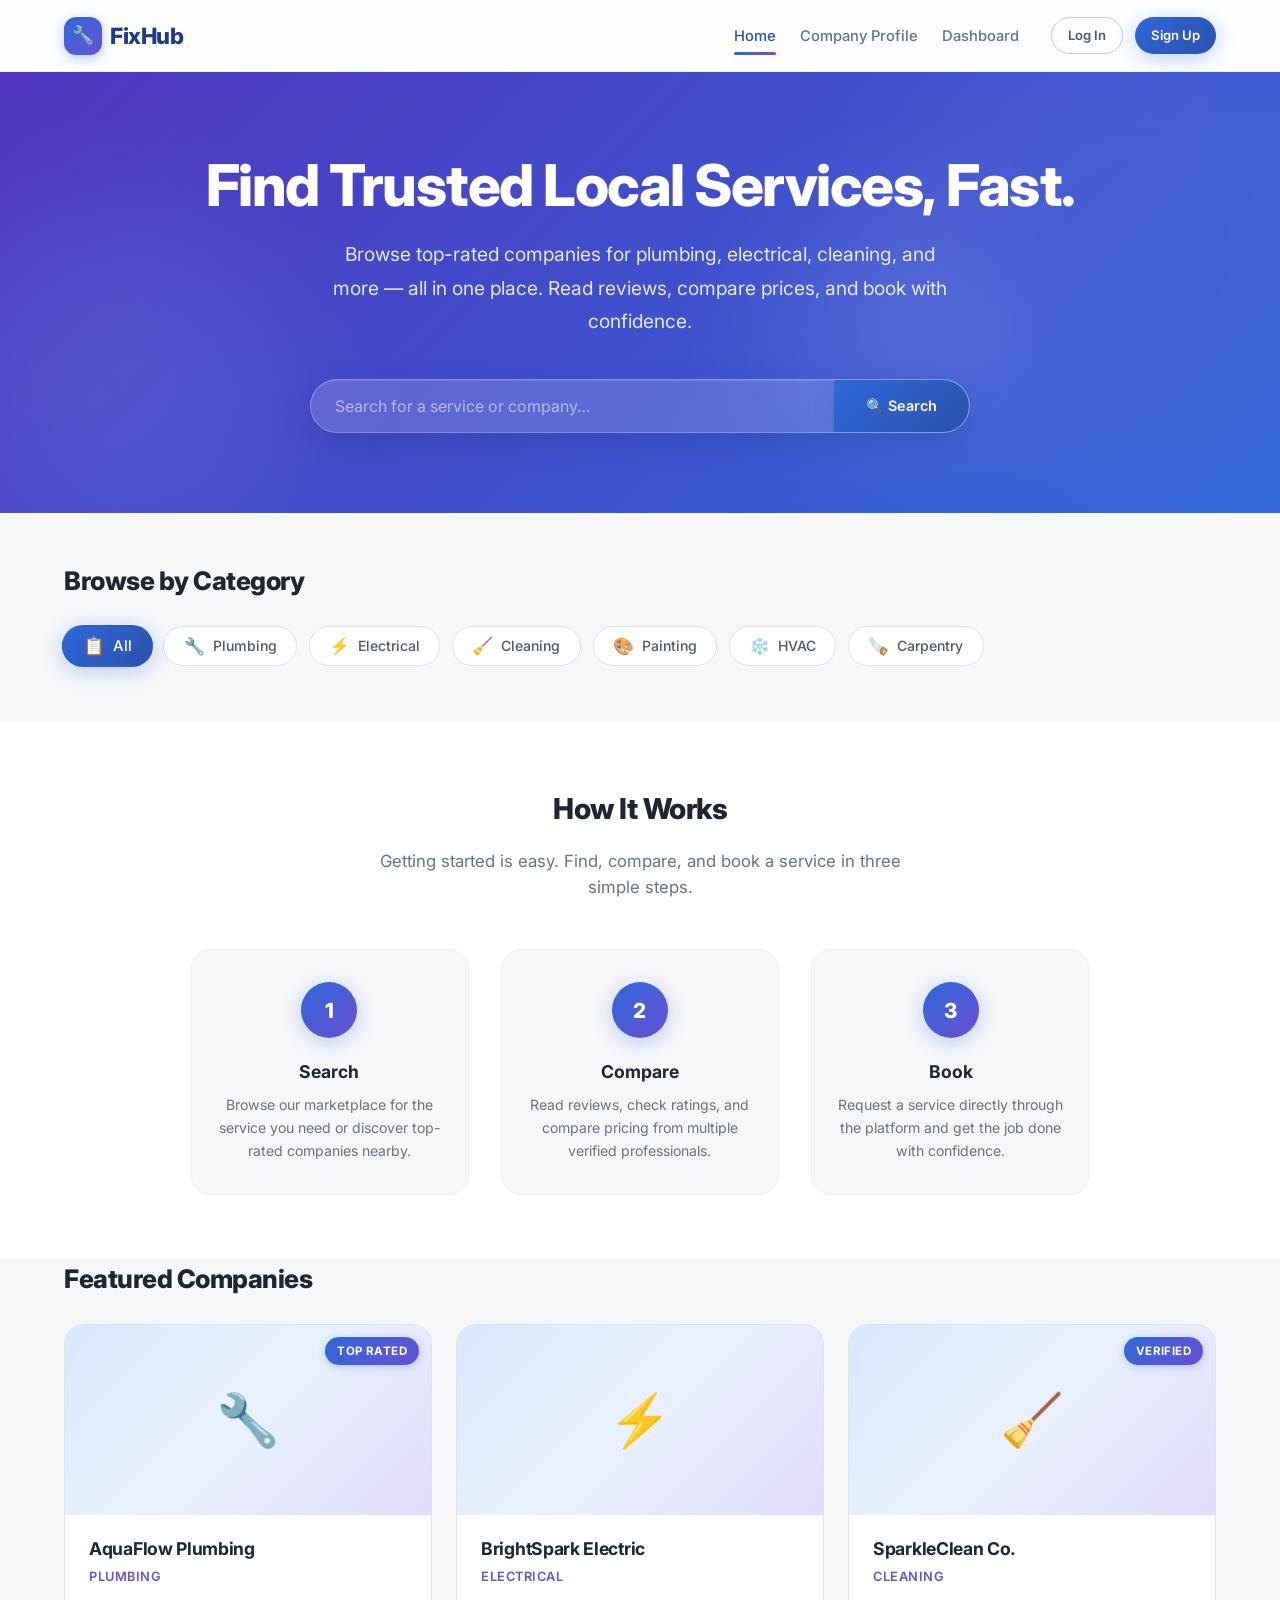
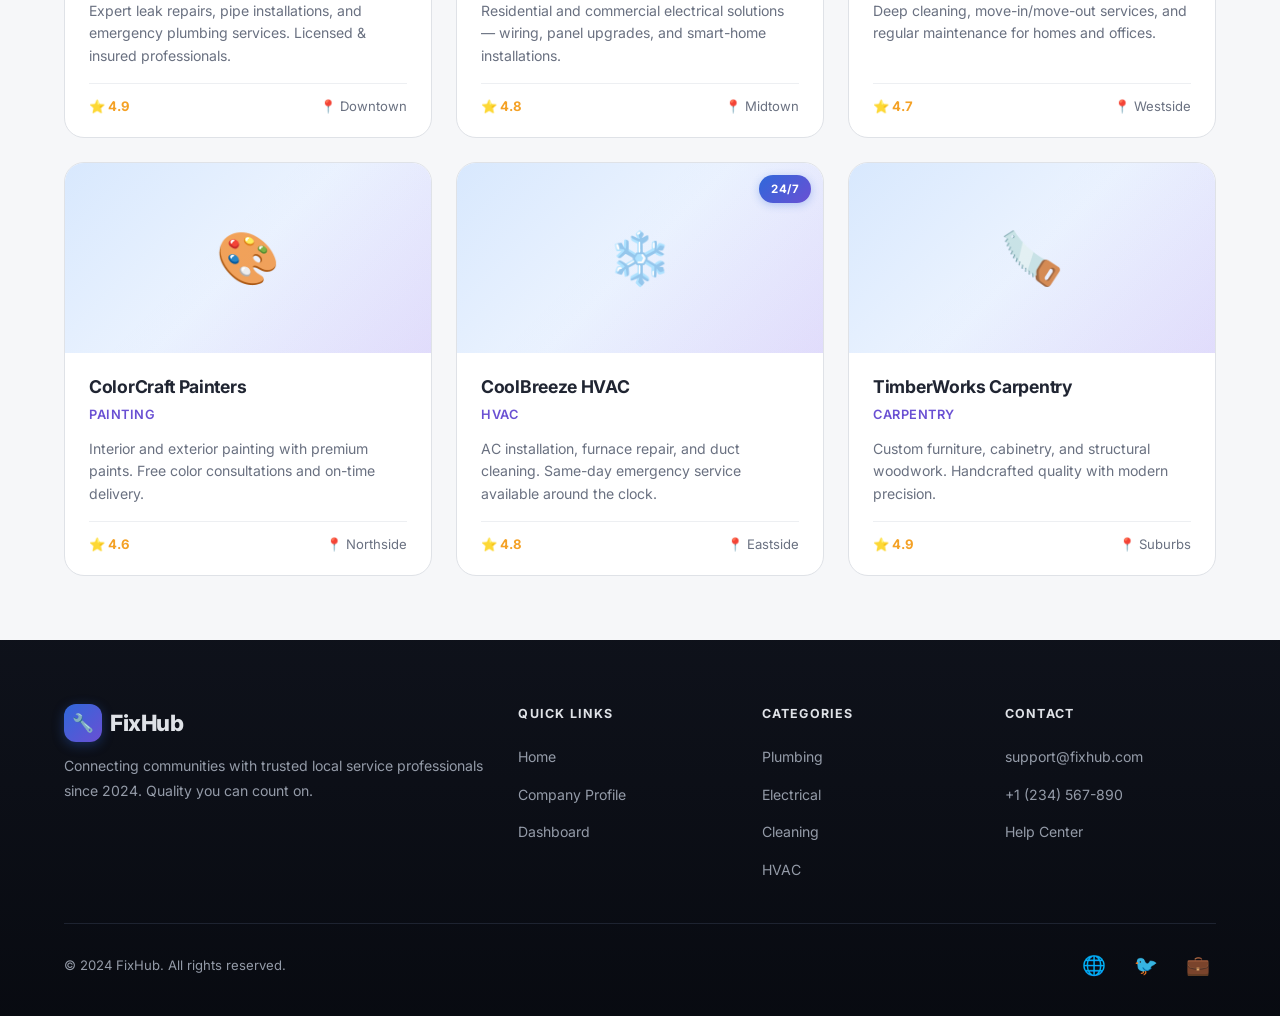
<file: index.html>
<!DOCTYPE html>
<!--
  ============================================================================
  FixHub – Home / Marketplace Page
  ============================================================================
  Purpose : Main landing page for FixHub, a local-services marketplace.
            Features a hero section with search, category filters,
            and a grid of featured service-company cards.
  Author  : Mohammed Dhiaa  |  Milestone 2
  ============================================================================
-->
<html lang="en">
<head>
  <meta charset="UTF-8" />
  <meta name="viewport" content="width=device-width, initial-scale=1.0" />
  <meta name="description"
        content="FixHub – Find trusted local service companies for plumbing, electrical, cleaning and more. Browse, compare, and book top-rated professionals near you." />

  <title>FixHub – Local Services Marketplace</title>

  <!-- Google Fonts – Inter -->
  <link rel="preconnect" href="https://fonts.googleapis.com" />
  <link rel="preconnect" href="https://fonts.gstatic.com" crossorigin />
  <link href="https://fonts.googleapis.com/css2?family=Inter:wght@400;500;600;700;800&display=swap"
        rel="stylesheet" />

  <!-- Stylesheet -->
  <link rel="stylesheet" href="css/style.css" />
</head>

<body>
  <!-- =====================================================================
       HEADER / NAVIGATION
       ===================================================================== -->
  <header class="site-header" id="site-header">
    <div class="container">

      <!-- Logo -->
      <a href="index.html" class="logo" id="logo-link">
        <span class="logo-icon">🔧</span>
        FixHub
      </a>

      <!-- Hamburger toggle (mobile) -->
      <button class="menu-toggle" id="menu-toggle" aria-label="Toggle navigation">
        <span></span><span></span><span></span>
      </button>

      <!-- Main Navigation -->
      <nav class="main-nav" id="main-nav">
        <ul class="nav-links">
          <li><a href="index.html" class="active" id="nav-home">Home</a></li>
          <li><a href="company.html" id="nav-company">Company Profile</a></li>
          <li><a href="dashboard.html" id="nav-dashboard">Dashboard</a></li>
        </ul>
        <div class="nav-auth">
          <a href="#" class="btn btn-outline btn-sm" id="btn-login">Log In</a>
          <a href="#" class="btn btn-primary btn-sm" id="btn-signup">Sign Up</a>
        </div>
      </nav>

    </div>
  </header>

  <!-- =====================================================================
       MAIN CONTENT
       ===================================================================== -->
  <main>

    <!-- ---- Hero Section ---- -->
    <section class="hero" id="hero-section">
      <!-- Floating decorative blobs -->
      <div class="blob blob-1"></div>
      <div class="blob blob-2"></div>
      <div class="blob blob-3"></div>

      <div class="container">
        <h1>Find Trusted Local Services,&nbsp;Fast.</h1>
        <p>
          Browse top-rated companies for plumbing, electrical, cleaning, and
          more — all in one place. Read reviews, compare prices, and book with
          confidence.
        </p>

        <!-- Search Bar (Frosted Glass) -->
        <form class="search-bar" id="search-form" onsubmit="return false;">
          <label for="search-input" class="sr-only">Search services</label>
          <input
            type="text"
            id="search-input"
            placeholder="Search for a service or company…"
            autocomplete="off"
          />
          <button type="submit" class="btn btn-primary" id="search-btn">
            🔍 Search
          </button>
        </form>
      </div>
    </section>

    <!-- ---- Category Filters ---- -->
    <section class="categories-section" id="categories-section">
      <div class="container">
        <h2>Browse by Category</h2>

        <div class="category-filters" id="category-filters">
          <!-- Each chip toggles a filter; "All" is active by default -->
          <button class="category-chip active" data-category="all" id="chip-all">
            <span class="chip-icon">📋</span> All
          </button>
          <button class="category-chip" data-category="plumbing" id="chip-plumbing">
            <span class="chip-icon">🔧</span> Plumbing
          </button>
          <button class="category-chip" data-category="electrical" id="chip-electrical">
            <span class="chip-icon">⚡</span> Electrical
          </button>
          <button class="category-chip" data-category="cleaning" id="chip-cleaning">
            <span class="chip-icon">🧹</span> Cleaning
          </button>
          <button class="category-chip" data-category="painting" id="chip-painting">
            <span class="chip-icon">🎨</span> Painting
          </button>
          <button class="category-chip" data-category="hvac" id="chip-hvac">
            <span class="chip-icon">❄️</span> HVAC
          </button>
          <button class="category-chip" data-category="carpentry" id="chip-carpentry">
            <span class="chip-icon">🪚</span> Carpentry
          </button>
        </div>
      </div>
    </section>

    <!-- ---- How It Works ---- -->
    <section class="how-it-works" id="how-it-works">
      <div class="container">
        <h2>How It Works</h2>
        <p class="section-subtitle">
          Getting started is easy. Find, compare, and book a service in three simple steps.
        </p>

        <div class="steps-grid">
          <div class="step-card reveal">
            <div class="step-number">1</div>
            <h3>Search</h3>
            <p>Browse our marketplace for the service you need or discover top-rated companies nearby.</p>
          </div>
          <div class="step-card reveal reveal-delay-1">
            <div class="step-number">2</div>
            <h3>Compare</h3>
            <p>Read reviews, check ratings, and compare pricing from multiple verified professionals.</p>
          </div>
          <div class="step-card reveal reveal-delay-2">
            <div class="step-number">3</div>
            <h3>Book</h3>
            <p>Request a service directly through the platform and get the job done with confidence.</p>
          </div>
        </div>
      </div>
    </section>

    <!-- ---- Company Cards Grid ---- -->
    <section class="companies-section" id="companies-section">
      <div class="container">
        <h2>Featured Companies</h2>

        <div class="company-grid" id="company-grid">

          <!-- Company Card 1 -->
          <article class="company-card reveal" data-category="plumbing" id="card-1">
            <div class="card-image">
              🔧
              <span class="card-badge">Top Rated</span>
            </div>
            <div class="card-body">
              <h3>AquaFlow Plumbing</h3>
              <span class="card-category">Plumbing</span>
              <p>
                Expert leak repairs, pipe installations, and emergency
                plumbing services. Licensed &amp; insured professionals.
              </p>
              <div class="card-meta">
                <span class="card-rating">⭐ 4.9</span>
                <span class="card-location">📍 Downtown</span>
              </div>
            </div>
          </article>

          <!-- Company Card 2 -->
          <article class="company-card reveal reveal-delay-1" data-category="electrical" id="card-2">
            <div class="card-image">
              ⚡
            </div>
            <div class="card-body">
              <h3>BrightSpark Electric</h3>
              <span class="card-category">Electrical</span>
              <p>
                Residential and commercial electrical solutions — wiring,
                panel upgrades, and smart-home installations.
              </p>
              <div class="card-meta">
                <span class="card-rating">⭐ 4.8</span>
                <span class="card-location">📍 Midtown</span>
              </div>
            </div>
          </article>

          <!-- Company Card 3 -->
          <article class="company-card reveal reveal-delay-2" data-category="cleaning" id="card-3">
            <div class="card-image">
              🧹
              <span class="card-badge">Verified</span>
            </div>
            <div class="card-body">
              <h3>SparkleClean Co.</h3>
              <span class="card-category">Cleaning</span>
              <p>
                Deep cleaning, move-in/move-out services, and regular
                maintenance for homes and offices.
              </p>
              <div class="card-meta">
                <span class="card-rating">⭐ 4.7</span>
                <span class="card-location">📍 Westside</span>
              </div>
            </div>
          </article>

          <!-- Company Card 4 -->
          <article class="company-card reveal reveal-delay-3" data-category="painting" id="card-4">
            <div class="card-image">
              🎨
            </div>
            <div class="card-body">
              <h3>ColorCraft Painters</h3>
              <span class="card-category">Painting</span>
              <p>
                Interior and exterior painting with premium paints. Free
                color consultations and on-time delivery.
              </p>
              <div class="card-meta">
                <span class="card-rating">⭐ 4.6</span>
                <span class="card-location">📍 Northside</span>
              </div>
            </div>
          </article>

          <!-- Company Card 5 -->
          <article class="company-card reveal reveal-delay-4" data-category="hvac" id="card-5">
            <div class="card-image">
              ❄️
              <span class="card-badge">24/7</span>
            </div>
            <div class="card-body">
              <h3>CoolBreeze HVAC</h3>
              <span class="card-category">HVAC</span>
              <p>
                AC installation, furnace repair, and duct cleaning. Same-day
                emergency service available around the clock.
              </p>
              <div class="card-meta">
                <span class="card-rating">⭐ 4.8</span>
                <span class="card-location">📍 Eastside</span>
              </div>
            </div>
          </article>

          <!-- Company Card 6 -->
          <article class="company-card reveal reveal-delay-5" data-category="carpentry" id="card-6">
            <div class="card-image">
              🪚
            </div>
            <div class="card-body">
              <h3>TimberWorks Carpentry</h3>
              <span class="card-category">Carpentry</span>
              <p>
                Custom furniture, cabinetry, and structural woodwork. Handcrafted
                quality with modern precision.
              </p>
              <div class="card-meta">
                <span class="card-rating">⭐ 4.9</span>
                <span class="card-location">📍 Suburbs</span>
              </div>
            </div>
          </article>

        </div><!-- /.company-grid -->
      </div>
    </section>

  </main>

  <!-- =====================================================================
       FOOTER
       ===================================================================== -->
  <footer class="site-footer" id="site-footer">
    <div class="container">
      <div class="footer-grid">

        <!-- Brand Column -->
        <div class="footer-brand">
          <a href="index.html" class="logo" style="color: var(--color-gray-200);">
            <span class="logo-icon">🔧</span> FixHub
          </a>
          <p>
            Connecting communities with trusted local service professionals
            since&nbsp;2024. Quality you can count&nbsp;on.
          </p>
        </div>

        <!-- Quick Links -->
        <div>
          <h4 class="footer-heading">Quick Links</h4>
          <ul class="footer-links">
            <li><a href="index.html">Home</a></li>
            <li><a href="company.html">Company Profile</a></li>
            <li><a href="dashboard.html">Dashboard</a></li>
          </ul>
        </div>

        <!-- Categories -->
        <div>
          <h4 class="footer-heading">Categories</h4>
          <ul class="footer-links">
            <li><a href="#">Plumbing</a></li>
            <li><a href="#">Electrical</a></li>
            <li><a href="#">Cleaning</a></li>
            <li><a href="#">HVAC</a></li>
          </ul>
        </div>

        <!-- Contact -->
        <div>
          <h4 class="footer-heading">Contact</h4>
          <ul class="footer-links">
            <li><a href="mailto:support@fixhub.com">support@fixhub.com</a></li>
            <li><a href="tel:+1234567890">+1 (234) 567-890</a></li>
            <li><a href="#">Help Center</a></li>
          </ul>
        </div>
      </div>

      <!-- Bottom Bar -->
      <div class="footer-bottom">
        <span>&copy; 2024 FixHub. All rights reserved.</span>
        <div class="footer-social">
          <a href="#" aria-label="Facebook">🌐</a>
          <a href="#" aria-label="Twitter">🐦</a>
          <a href="#" aria-label="LinkedIn">💼</a>
        </div>
      </div>
    </div>
  </footer>

  <!-- =====================================================================
       SCRIPTS
       ===================================================================== -->
  <script src="js/app.js"></script>
</body>
</html>
</file>
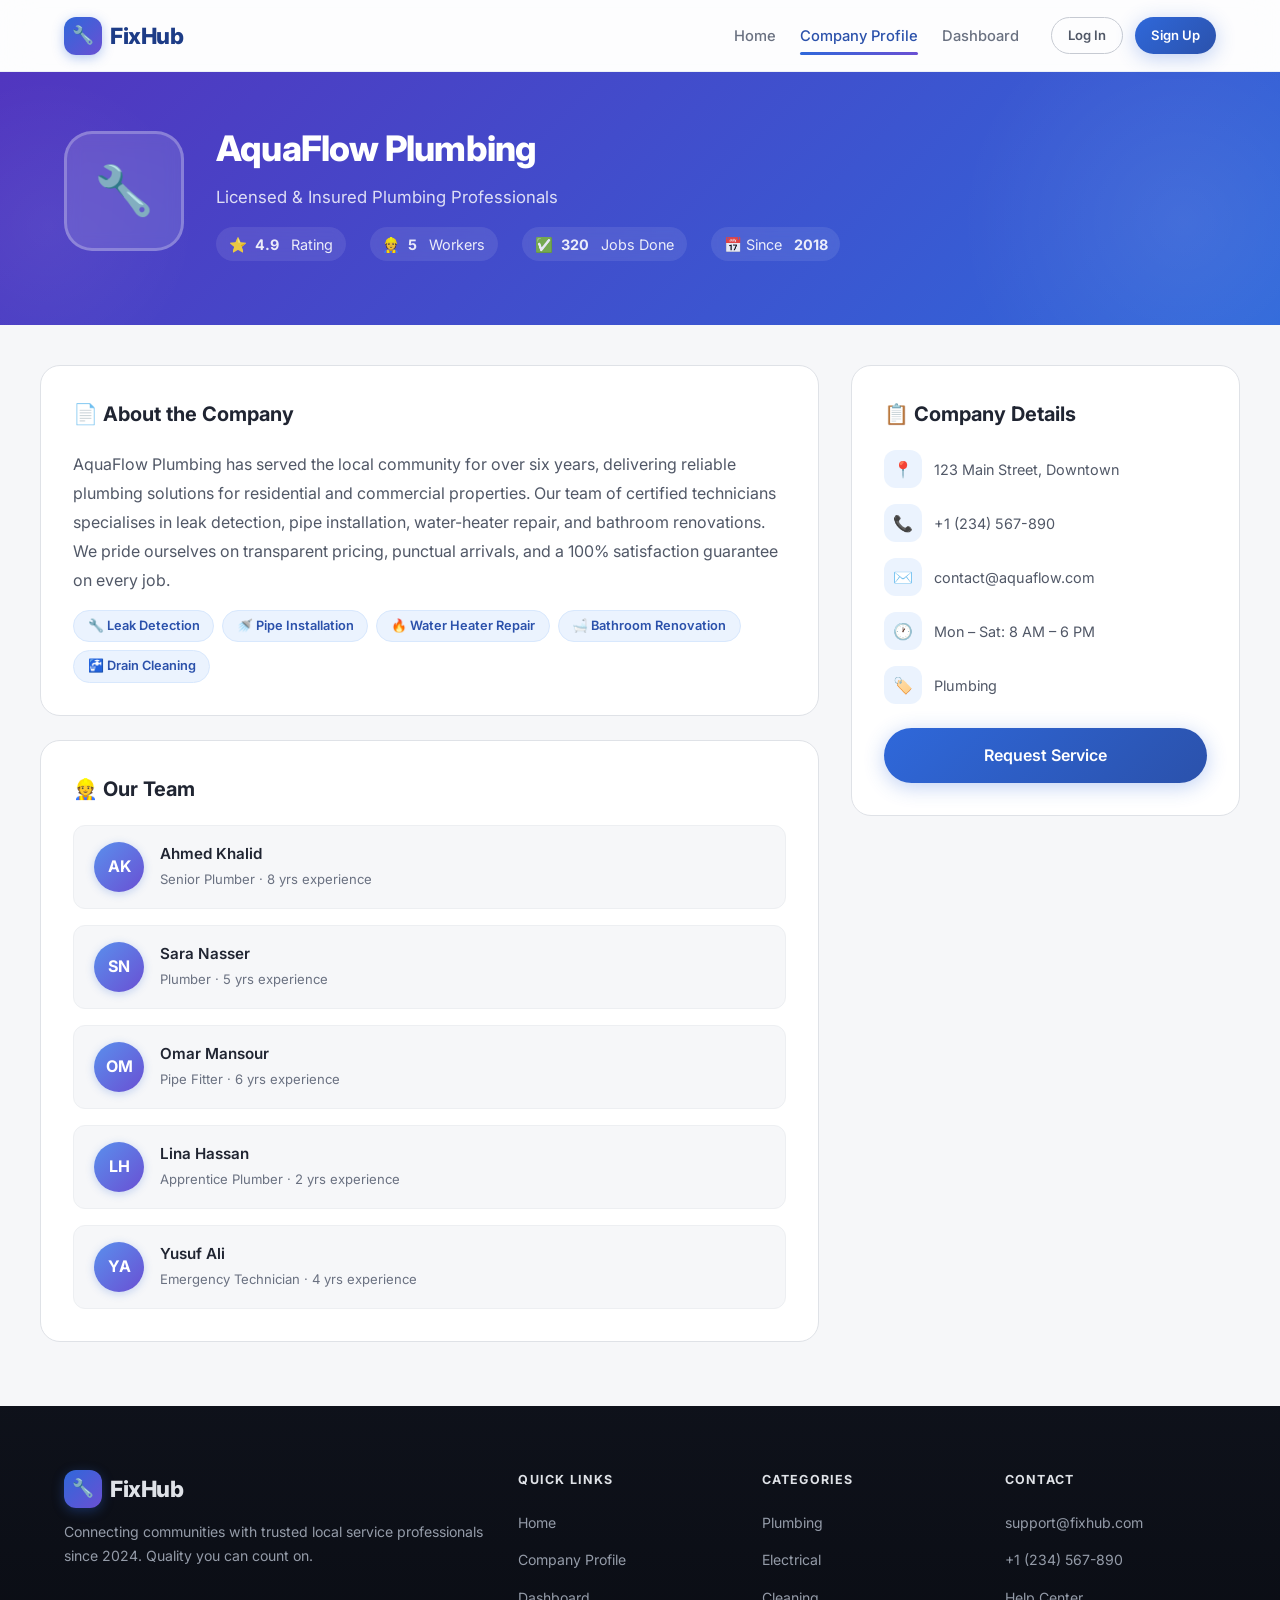
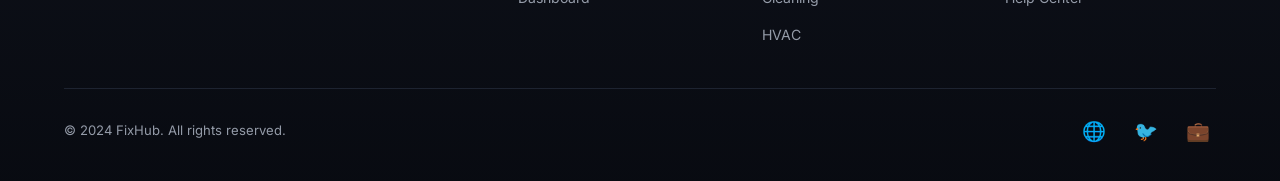
<file: company.html>
<!DOCTYPE html>
<!--
  ============================================================================
  FixHub – Company Profile Page
  ============================================================================
  Purpose : Detailed public-facing profile for a single service company.
            Shows company information (about, contact, location) and
            a list of workers belonging to the company.
  Author  : Mohammed Dhiaa  |  Milestone 2
  ============================================================================
-->
<html lang="en">
<head>
  <meta charset="UTF-8" />
  <meta name="viewport" content="width=device-width, initial-scale=1.0" />
  <meta name="description"
        content="AquaFlow Plumbing – Licensed plumbing professionals on FixHub. View our team, services, and contact details." />

  <title>AquaFlow Plumbing – Company Profile | FixHub</title>

  <!-- Google Fonts – Inter -->
  <link rel="preconnect" href="https://fonts.googleapis.com" />
  <link rel="preconnect" href="https://fonts.gstatic.com" crossorigin />
  <link href="https://fonts.googleapis.com/css2?family=Inter:wght@400;500;600;700;800&display=swap"
        rel="stylesheet" />

  <!-- Stylesheet -->
  <link rel="stylesheet" href="css/style.css" />
</head>

<body>
  <!-- =====================================================================
       HEADER / NAVIGATION
       ===================================================================== -->
  <header class="site-header" id="site-header">
    <div class="container">

      <a href="index.html" class="logo" id="logo-link">
        <span class="logo-icon">🔧</span>
        FixHub
      </a>

      <button class="menu-toggle" id="menu-toggle" aria-label="Toggle navigation">
        <span></span><span></span><span></span>
      </button>

      <nav class="main-nav" id="main-nav">
        <ul class="nav-links">
          <li><a href="index.html" id="nav-home">Home</a></li>
          <li><a href="company.html" class="active" id="nav-company">Company Profile</a></li>
          <li><a href="dashboard.html" id="nav-dashboard">Dashboard</a></li>
        </ul>
        <div class="nav-auth">
          <a href="#" class="btn btn-outline btn-sm" id="btn-login">Log In</a>
          <a href="#" class="btn btn-primary btn-sm" id="btn-signup">Sign Up</a>
        </div>
      </nav>

    </div>
  </header>

  <!-- =====================================================================
       MAIN CONTENT
       ===================================================================== -->
  <main>

    <!-- ---- Profile Hero ---- -->
    <section class="profile-hero" id="profile-hero">
      <div class="container">
        <div class="profile-hero-content">

          <!-- Company avatar / icon -->
          <div class="profile-avatar" id="profile-avatar">🔧</div>

          <!-- Company info -->
          <div class="profile-info">
            <h1 id="profile-name">AquaFlow Plumbing</h1>
            <p class="profile-tagline" id="profile-tagline">
              Licensed &amp; Insured Plumbing Professionals
            </p>

            <!-- Quick stats -->
            <div class="profile-stats">
              <span class="profile-stat" id="stat-rating">
                ⭐ <strong>4.9</strong>&nbsp;Rating
              </span>
              <span class="profile-stat" id="stat-workers">
                👷 <strong>5</strong>&nbsp;Workers
              </span>
              <span class="profile-stat" id="stat-jobs">
                ✅ <strong>320</strong>&nbsp;Jobs Done
              </span>
              <span class="profile-stat" id="stat-since">
                📅 Since&nbsp;<strong>2018</strong>
              </span>
            </div>
          </div>

        </div>
      </div>
    </section>

    <!-- ---- Profile Body (Two-column layout) ---- -->
    <div class="profile-body container" id="profile-body">

      <!-- -------- Left Column: About & Workers -------- -->
      <div>

        <!-- About Card -->
        <div class="profile-card reveal" id="about-card" style="margin-bottom: var(--space-6);">
          <h2>📄 About the Company</h2>
          <p>
            AquaFlow Plumbing has served the local community for over six
            years, delivering reliable plumbing solutions for residential
            and commercial properties. Our team of certified technicians
            specialises in leak detection, pipe installation, water-heater
            repair, and bathroom renovations. We pride ourselves on
            transparent pricing, punctual arrivals, and a 100%&nbsp;satisfaction
            guarantee on every job.
          </p>

          <!-- Service specialisation tags -->
          <div class="service-tags">
            <span class="service-tag">🔧 Leak Detection</span>
            <span class="service-tag">🚿 Pipe Installation</span>
            <span class="service-tag">🔥 Water Heater Repair</span>
            <span class="service-tag">🛁 Bathroom Renovation</span>
            <span class="service-tag">🚰 Drain Cleaning</span>
          </div>
        </div>

        <!-- Workers Card -->
        <div class="profile-card reveal reveal-delay-1" id="workers-card">
          <h2>👷 Our Team</h2>

          <div class="workers-list" id="workers-list">

            <!-- Worker 1 -->
            <div class="worker-card reveal" id="worker-1">
              <div class="worker-avatar">AK</div>
              <div class="worker-info">
                <h4>Ahmed Khalid</h4>
                <span>Senior Plumber · 8 yrs experience</span>
              </div>
            </div>

            <!-- Worker 2 -->
            <div class="worker-card reveal reveal-delay-1" id="worker-2">
              <div class="worker-avatar">SN</div>
              <div class="worker-info">
                <h4>Sara Nasser</h4>
                <span>Plumber · 5 yrs experience</span>
              </div>
            </div>

            <!-- Worker 3 -->
            <div class="worker-card reveal reveal-delay-2" id="worker-3">
              <div class="worker-avatar">OM</div>
              <div class="worker-info">
                <h4>Omar Mansour</h4>
                <span>Pipe Fitter · 6 yrs experience</span>
              </div>
            </div>

            <!-- Worker 4 -->
            <div class="worker-card reveal reveal-delay-3" id="worker-4">
              <div class="worker-avatar">LH</div>
              <div class="worker-info">
                <h4>Lina Hassan</h4>
                <span>Apprentice Plumber · 2 yrs experience</span>
              </div>
            </div>

            <!-- Worker 5 -->
            <div class="worker-card reveal reveal-delay-4" id="worker-5">
              <div class="worker-avatar">YA</div>
              <div class="worker-info">
                <h4>Yusuf Ali</h4>
                <span>Emergency Technician · 4 yrs experience</span>
              </div>
            </div>

          </div><!-- /.workers-list -->
        </div><!-- /.profile-card -->

      </div><!-- / Left Column -->

      <!-- -------- Right Column: Sidebar Info -------- -->
      <aside>
        <!-- Contact & Details Card -->
        <div class="profile-card reveal" id="contact-card">
          <h2>📋 Company Details</h2>

          <div class="sidebar-info">

            <div class="sidebar-info-item">
              <span class="info-icon">📍</span>
              <span>123 Main Street, Downtown</span>
            </div>

            <div class="sidebar-info-item">
              <span class="info-icon">📞</span>
              <span>+1 (234) 567-890</span>
            </div>

            <div class="sidebar-info-item">
              <span class="info-icon">✉️</span>
              <span>contact@aquaflow.com</span>
            </div>

            <div class="sidebar-info-item">
              <span class="info-icon">🕐</span>
              <span>Mon – Sat: 8 AM – 6 PM</span>
            </div>

            <div class="sidebar-info-item">
              <span class="info-icon">🏷️</span>
              <span>Plumbing</span>
            </div>

          </div><!-- /.sidebar-info -->

          <!-- CTA Button -->
          <div style="margin-top: var(--space-6);">
            <a href="#" class="btn btn-primary btn-lg" id="btn-request-service"
               style="width: 100%; text-align: center;">
              Request Service
            </a>
          </div>
        </div>
      </aside>

    </div><!-- /.profile-body -->
  </main>

  <!-- =====================================================================
       FOOTER
       ===================================================================== -->
  <footer class="site-footer" id="site-footer">
    <div class="container">
      <div class="footer-grid">

        <div class="footer-brand">
          <a href="index.html" class="logo" style="color: var(--color-gray-200);">
            <span class="logo-icon">🔧</span> FixHub
          </a>
          <p>
            Connecting communities with trusted local service professionals
            since&nbsp;2024. Quality you can count&nbsp;on.
          </p>
        </div>

        <div>
          <h4 class="footer-heading">Quick Links</h4>
          <ul class="footer-links">
            <li><a href="index.html">Home</a></li>
            <li><a href="company.html">Company Profile</a></li>
            <li><a href="dashboard.html">Dashboard</a></li>
          </ul>
        </div>

        <div>
          <h4 class="footer-heading">Categories</h4>
          <ul class="footer-links">
            <li><a href="#">Plumbing</a></li>
            <li><a href="#">Electrical</a></li>
            <li><a href="#">Cleaning</a></li>
            <li><a href="#">HVAC</a></li>
          </ul>
        </div>

        <div>
          <h4 class="footer-heading">Contact</h4>
          <ul class="footer-links">
            <li><a href="mailto:support@fixhub.com">support@fixhub.com</a></li>
            <li><a href="tel:+1234567890">+1 (234) 567-890</a></li>
            <li><a href="#">Help Center</a></li>
          </ul>
        </div>
      </div>

      <div class="footer-bottom">
        <span>&copy; 2024 FixHub. All rights reserved.</span>
        <div class="footer-social">
          <a href="#" aria-label="Facebook">🌐</a>
          <a href="#" aria-label="Twitter">🐦</a>
          <a href="#" aria-label="LinkedIn">💼</a>
        </div>
      </div>
    </div>
  </footer>

  <!-- Scripts -->
  <script src="js/app.js"></script>
</body>
</html>
</file>
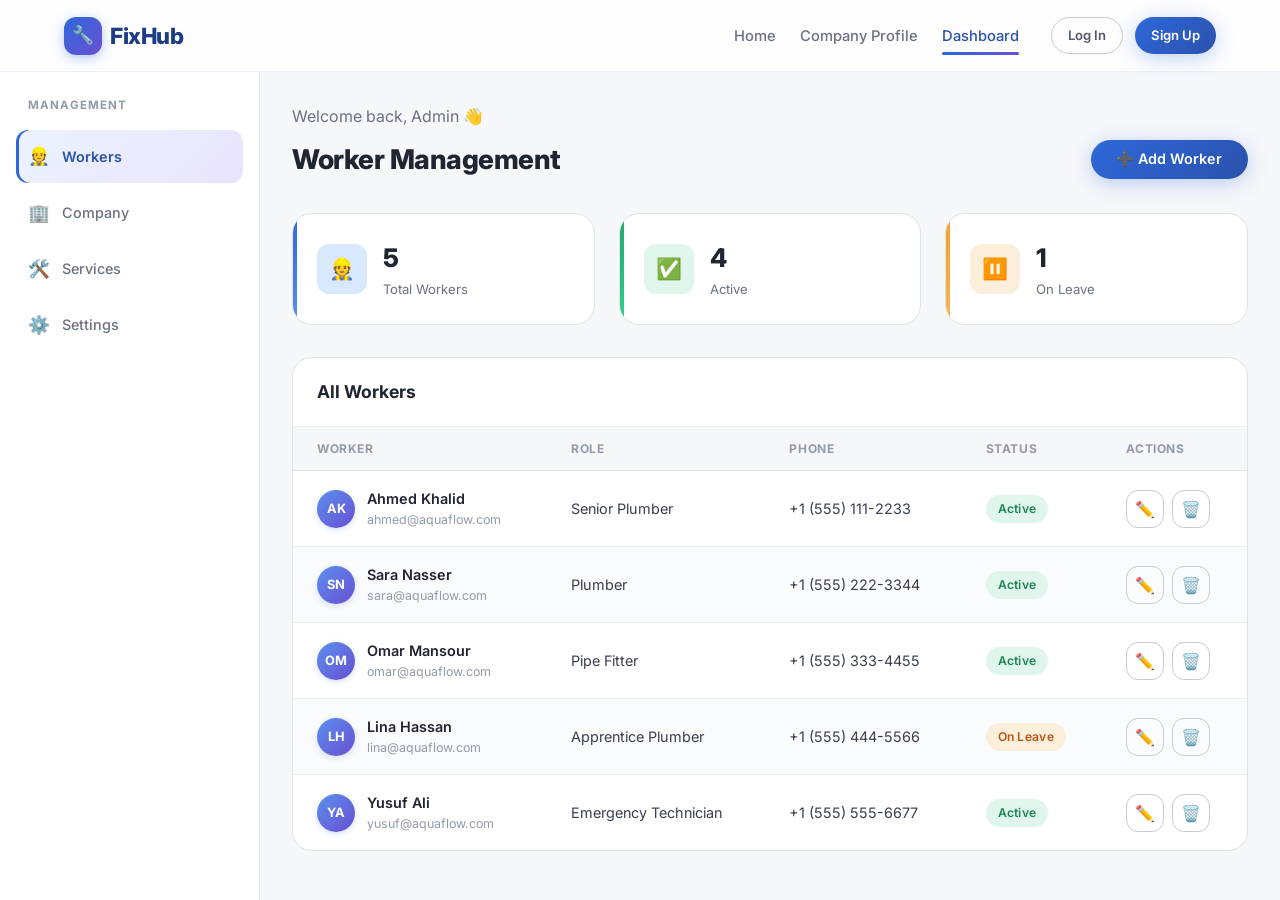
<file: dashboard.html>
<!DOCTYPE html>
<!--
  ============================================================================
  FixHub – Management Dashboard
  ============================================================================
  Purpose : Private company dashboard for managing workers.
            Supports Add, Edit, and Delete operations via modal dialogs.
            Includes quick-stat cards and a data table with action controls.
  Author  : Mohammed Dhiaa  |  Milestone 2
  ============================================================================
-->
<html lang="en">
<head>
  <meta charset="UTF-8" />
  <meta name="viewport" content="width=device-width, initial-scale=1.0" />
  <meta name="description"
        content="FixHub company dashboard – manage your workers, view statistics, and keep your team up to date." />

  <title>Dashboard – Worker Management | FixHub</title>

  <!-- Google Fonts – Inter -->
  <link rel="preconnect" href="https://fonts.googleapis.com" />
  <link rel="preconnect" href="https://fonts.gstatic.com" crossorigin />
  <link href="https://fonts.googleapis.com/css2?family=Inter:wght@400;500;600;700;800&display=swap"
        rel="stylesheet" />

  <!-- Stylesheet -->
  <link rel="stylesheet" href="css/style.css" />
</head>

<body>
  <!-- =====================================================================
       HEADER / NAVIGATION
       ===================================================================== -->
  <header class="site-header" id="site-header">
    <div class="container">

      <a href="index.html" class="logo" id="logo-link">
        <span class="logo-icon">🔧</span>
        FixHub
      </a>

      <button class="menu-toggle" id="menu-toggle" aria-label="Toggle navigation">
        <span></span><span></span><span></span>
      </button>

      <nav class="main-nav" id="main-nav">
        <ul class="nav-links">
          <li><a href="index.html" id="nav-home">Home</a></li>
          <li><a href="company.html" id="nav-company">Company Profile</a></li>
          <li><a href="dashboard.html" class="active" id="nav-dashboard">Dashboard</a></li>
        </ul>
        <div class="nav-auth">
          <a href="#" class="btn btn-outline btn-sm" id="btn-login">Log In</a>
          <a href="#" class="btn btn-primary btn-sm" id="btn-signup">Sign Up</a>
        </div>
      </nav>

    </div>
  </header>

  <!-- =====================================================================
       DASHBOARD LAYOUT
       ===================================================================== -->
  <div class="dashboard-layout" id="dashboard-layout">

    <!-- ---- Sidebar ---- -->
    <aside class="dashboard-sidebar" id="dashboard-sidebar">
      <span class="sidebar-title">Management</span>
      <nav class="sidebar-nav">
        <a href="#" class="sidebar-link active" id="sidebar-workers">
          <span class="link-icon">👷</span>
          <span>Workers</span>
        </a>
        <a href="#" class="sidebar-link" id="sidebar-company">
          <span class="link-icon">🏢</span>
          <span>Company</span>
        </a>
        <a href="#" class="sidebar-link" id="sidebar-services">
          <span class="link-icon">🛠️</span>
          <span>Services</span>
        </a>
        <a href="#" class="sidebar-link" id="sidebar-settings">
          <span class="link-icon">⚙️</span>
          <span>Settings</span>
        </a>
      </nav>
    </aside>

    <!-- ---- Main Dashboard Content ---- -->
    <main class="dashboard-main" id="dashboard-main">

      <!-- Welcome Greeting -->
      <p class="dashboard-welcome" id="dashboard-welcome">Welcome back, Admin 👋</p>

      <!-- Header Row -->
      <div class="dashboard-header">
        <h1>Worker Management</h1>
        <button class="btn btn-primary" id="btn-add-worker" onclick="openAddModal()">
          ➕ Add Worker
        </button>
      </div>

      <!-- Quick Stats -->
      <div class="stats-row" id="stats-row">

        <div class="stat-card reveal" id="stat-total">
          <div class="stat-icon blue">👷</div>
          <div class="stat-info">
            <h3 id="stat-total-count"><span class="counter" data-target="5">0</span></h3>
            <p>Total Workers</p>
          </div>
        </div>

        <div class="stat-card reveal reveal-delay-1" id="stat-active">
          <div class="stat-icon green">✅</div>
          <div class="stat-info">
            <h3 id="stat-active-count"><span class="counter" data-target="4">0</span></h3>
            <p>Active</p>
          </div>
        </div>

        <div class="stat-card reveal reveal-delay-2" id="stat-leave">
          <div class="stat-icon orange">⏸️</div>
          <div class="stat-info">
            <h3 id="stat-leave-count"><span class="counter" data-target="1">0</span></h3>
            <p>On Leave</p>
          </div>
        </div>

      </div>

      <!-- Workers Table -->
      <div class="table-card reveal" id="workers-table-card">
        <div class="table-card-header">
          <h2>All Workers</h2>
        </div>

        <table class="data-table" id="workers-table">
          <thead>
            <tr>
              <th>Worker</th>
              <th>Role</th>
              <th>Phone</th>
              <th>Status</th>
              <th>Actions</th>
            </tr>
          </thead>
          <tbody id="workers-table-body">
            <!--
              Rows are rendered by JavaScript from the workers array (js/app.js).
              Each row includes Edit and Delete action buttons.
            -->
          </tbody>
        </table>
      </div>

    </main>
  </div><!-- /.dashboard-layout -->

  <!-- =====================================================================
       ADD / EDIT WORKER MODAL
       ===================================================================== -->
  <div class="modal-overlay" id="worker-modal-overlay">
    <div class="modal" role="dialog" aria-labelledby="modal-title" id="worker-modal">

      <!-- Modal Header -->
      <div class="modal-header">
        <h2 id="modal-title">Add Worker</h2>
        <button class="modal-close" id="modal-close" onclick="closeModal()" aria-label="Close">
          ✕
        </button>
      </div>

      <!-- Modal Body – Worker Form -->
      <div class="modal-body">
        <form id="worker-form" onsubmit="return false;">

          <!-- Hidden field to track editing state -->
          <input type="hidden" id="worker-edit-id" value="" />

          <!-- Full Name -->
          <div class="form-group">
            <label for="worker-name">Full Name</label>
            <input
              type="text"
              id="worker-name"
              class="form-control"
              placeholder="e.g. Ahmed Khalid"
              required
            />
          </div>

          <!-- Email -->
          <div class="form-group">
            <label for="worker-email">Email Address</label>
            <input
              type="email"
              id="worker-email"
              class="form-control"
              placeholder="e.g. ahmed@aquaflow.com"
              required
            />
          </div>

          <!-- Phone -->
          <div class="form-group">
            <label for="worker-phone">Phone Number</label>
            <input
              type="tel"
              id="worker-phone"
              class="form-control"
              placeholder="e.g. +1 (555) 123-4567"
            />
          </div>

          <!-- Role / Specialisation -->
          <div class="form-group">
            <label for="worker-role">Role / Specialisation</label>
            <input
              type="text"
              id="worker-role"
              class="form-control"
              placeholder="e.g. Senior Plumber"
              required
            />
          </div>

          <!-- Status -->
          <div class="form-group">
            <label for="worker-status">Status</label>
            <select id="worker-status" class="form-control">
              <option value="Active">Active</option>
              <option value="On Leave">On Leave</option>
            </select>
          </div>

        </form>
      </div>

      <!-- Modal Footer -->
      <div class="modal-footer">
        <button class="btn btn-outline" id="modal-cancel" onclick="closeModal()">
          Cancel
        </button>
        <button class="btn btn-primary" id="modal-save" onclick="saveWorker()">
          Save Worker
        </button>
      </div>

    </div>
  </div>

  <!-- =====================================================================
       DELETE CONFIRMATION MODAL
       ===================================================================== -->
  <div class="modal-overlay" id="delete-modal-overlay">
    <div class="modal" role="dialog" aria-labelledby="delete-modal-title" id="delete-modal"
         style="max-width: 420px;">
      <div class="modal-header">
        <h2 id="delete-modal-title" style="color: var(--color-danger);">⚠️ Delete Worker</h2>
        <button class="modal-close" onclick="closeDeleteModal()" aria-label="Close">✕</button>
      </div>
      <div class="modal-body">
        <p style="color: var(--color-gray-600); line-height: 1.7;">
          Are you sure you want to remove
          <strong id="delete-worker-name"></strong> from the team?
          This action cannot be undone.
        </p>
      </div>
      <div class="modal-footer">
        <button class="btn btn-outline" onclick="closeDeleteModal()">Cancel</button>
        <button class="btn btn-danger" id="btn-confirm-delete" onclick="confirmDelete()">
          Delete
        </button>
      </div>
    </div>
  </div>

  <!-- =====================================================================
       SCRIPTS
       ===================================================================== -->
  <script src="js/app.js"></script>
</body>
</html>
</file>
<file: css/style.css>
/* ==========================================================================
   FixHub – Global Stylesheet  (Modern Refresh)
   --------------------------------------------------------------------------
   A premium, modern design system for a local-services marketplace.
   Features glassmorphism, animated gradients, scroll-reveal animations,
   and micro-interactions for a state-of-the-art user experience.
   Color palette: curated HSL blues + indigo accent + cool neutrals.
   ========================================================================== */

/* ---------- 1. CSS Custom Properties (Design Tokens) ---------- */
:root {
  /* ---- Primary Blues (HSL-tuned) ---- */
  --color-primary-900: hsl(222, 80%, 18%);
  --color-primary-800: hsl(222, 72%, 24%);
  --color-primary-700: hsl(222, 65%, 32%);
  --color-primary-600: hsl(222, 60%, 42%);
  --color-primary-500: hsl(220, 70%, 52%);   /* Brand blue                    */
  --color-primary-400: hsl(218, 80%, 64%);
  --color-primary-300: hsl(216, 85%, 74%);
  --color-primary-200: hsl(214, 90%, 84%);
  --color-primary-100: hsl(214, 92%, 92%);
  --color-primary-50:  hsl(216, 95%, 96%);

  /* ---- Accent (Indigo / Violet) ---- */
  --color-accent-600: hsl(252, 56%, 48%);
  --color-accent-500: hsl(252, 60%, 57%);
  --color-accent-400: hsl(252, 65%, 68%);
  --color-accent-100: hsl(252, 80%, 94%);

  /* ---- Neutrals (cool-blue tint) ---- */
  --color-white:    #ffffff;
  --color-gray-50:  hsl(220, 20%, 97%);
  --color-gray-100: hsl(220, 16%, 94%);
  --color-gray-200: hsl(220, 14%, 89%);
  --color-gray-300: hsl(220, 12%, 80%);
  --color-gray-400: hsl(220, 10%, 62%);
  --color-gray-500: hsl(220, 10%, 46%);
  --color-gray-600: hsl(220, 12%, 36%);
  --color-gray-700: hsl(220, 16%, 26%);
  --color-gray-800: hsl(222, 22%, 16%);
  --color-gray-900: hsl(224, 30%, 8%);

  /* ---- Semantic Colors ---- */
  --color-success: hsl(152, 62%, 40%);
  --color-warning: hsl(36, 90%, 55%);
  --color-danger:  hsl(4, 74%, 52%);
  --color-info:    hsl(198, 80%, 55%);

  /* ---- Typography ---- */
  --font-sans: 'Inter', -apple-system, BlinkMacSystemFont, 'Segoe UI',
               Roboto, Oxygen, Ubuntu, Cantarell, sans-serif;
  --font-mono: 'Fira Code', 'Cascadia Code', 'Consolas', monospace;

  /* ---- Spacing Scale (4-px grid) ---- */
  --space-1:  0.25rem;
  --space-2:  0.5rem;
  --space-3:  0.75rem;
  --space-4:  1rem;
  --space-5:  1.25rem;
  --space-6:  1.5rem;
  --space-8:  2rem;
  --space-10: 2.5rem;
  --space-12: 3rem;
  --space-16: 4rem;
  --space-20: 5rem;

  /* ---- Radii ---- */
  --radius-sm: 8px;
  --radius-md: 12px;
  --radius-lg: 20px;
  --radius-xl: 28px;
  --radius-full: 9999px;

  /* ---- Shadows (with colored tints) ---- */
  --shadow-sm:   0 1px  3px rgba(0,0,0,0.04), 0 1px  2px rgba(0,0,0,0.03);
  --shadow-md:   0 4px  8px rgba(0,0,0,0.06), 0 2px  4px rgba(0,0,0,0.03);
  --shadow-lg:   0 12px 28px rgba(0,0,0,0.08), 0 4px  8px rgba(0,0,0,0.04);
  --shadow-xl:   0 24px 48px rgba(0,0,0,0.10), 0 8px 16px rgba(0,0,0,0.04);
  --shadow-glow: 0 4px 20px hsla(220, 70%, 52%, 0.30);
  --shadow-glow-lg: 0 8px 32px hsla(220, 70%, 52%, 0.35);

  /* ---- Transitions ---- */
  --ease-out: cubic-bezier(0.22, 1, 0.36, 1);
  --ease-spring: cubic-bezier(0.34, 1.56, 0.64, 1);
  --transition-fast: 0.18s var(--ease-out);
  --transition-base: 0.3s var(--ease-out);
  --transition-slow: 0.5s var(--ease-out);

  /* ---- Layout ---- */
  --max-width: 1200px;
  --header-height: 72px;
}

/* ---------- 2. Keyframe Animations ---------- */

/* Animated gradient shift for hero backgrounds */
@keyframes gradient-shift {
  0%   { background-position: 0% 50%; }
  50%  { background-position: 100% 50%; }
  100% { background-position: 0% 50%; }
}

/* Floating blob decorations */
@keyframes float {
  0%, 100% { transform: translateY(0) rotate(0deg); }
  33%      { transform: translateY(-20px) rotate(3deg); }
  66%      { transform: translateY(10px) rotate(-2deg); }
}

@keyframes float-reverse {
  0%, 100% { transform: translateY(0) rotate(0deg); }
  33%      { transform: translateY(15px) rotate(-3deg); }
  66%      { transform: translateY(-25px) rotate(2deg); }
}

/* Shimmer sweep effect for CTA buttons */
@keyframes shimmer {
  0%   { left: -100%; }
  100% { left: 200%; }
}

/* Pulse ring on hover */
@keyframes pulse-ring {
  0%   { transform: scale(1); opacity: 0.6; }
  100% { transform: scale(1.4); opacity: 0; }
}

/* Fade-up entrance for scroll-reveal */
@keyframes fade-up {
  from { opacity: 0; transform: translateY(30px); }
  to   { opacity: 1; transform: translateY(0); }
}

/* Scale-bounce for modals */
@keyframes scale-bounce {
  0%   { transform: translateY(24px) scale(0.94); opacity: 0; }
  60%  { transform: translateY(-4px) scale(1.02); }
  100% { transform: translateY(0) scale(1); opacity: 1; }
}

/* ---------- 3. Reset & Base Styles ---------- */
*,
*::before,
*::after {
  margin: 0;
  padding: 0;
  box-sizing: border-box;
}

html {
  font-size: 16px;
  scroll-behavior: smooth;
  -webkit-font-smoothing: antialiased;
  -moz-osx-font-smoothing: grayscale;
}

body {
  font-family: var(--font-sans);
  color: var(--color-gray-700);
  background-color: var(--color-gray-50);
  line-height: 1.6;
  min-height: 100vh;
  display: flex;
  flex-direction: column;
}

a {
  color: var(--color-primary-500);
  text-decoration: none;
  transition: color var(--transition-fast);
}

a:hover {
  color: var(--color-primary-700);
}

img {
  max-width: 100%;
  display: block;
}

ul, ol {
  list-style: none;
}

button,
input,
select,
textarea {
  font-family: inherit;
  font-size: inherit;
  color: inherit;
  border: none;
  outline: none;
  background: none;
}

/* ---------- 4. Utility Classes ---------- */
.container {
  width: 100%;
  max-width: var(--max-width);
  margin: 0 auto;
  padding: 0 var(--space-6);
}

.sr-only {
  position: absolute;
  width: 1px;
  height: 1px;
  padding: 0;
  margin: -1px;
  overflow: hidden;
  clip: rect(0, 0, 0, 0);
  border: 0;
}

/* Scroll-reveal helper: elements start hidden, animate in via JS */
.reveal {
  opacity: 0;
  transform: translateY(30px);
  transition: opacity 0.7s var(--ease-out), transform 0.7s var(--ease-out);
}

.reveal.visible {
  opacity: 1;
  transform: translateY(0);
}

/* Stagger children delay */
.reveal-delay-1 { transition-delay: 0.1s; }
.reveal-delay-2 { transition-delay: 0.2s; }
.reveal-delay-3 { transition-delay: 0.3s; }
.reveal-delay-4 { transition-delay: 0.4s; }
.reveal-delay-5 { transition-delay: 0.5s; }
.reveal-delay-6 { transition-delay: 0.6s; }

/* ---------- 5. Header / Navigation (Glassmorphism) ---------- */
.site-header {
  position: sticky;
  top: 0;
  z-index: 100;
  height: var(--header-height);
  /* Glassmorphism effect */
  background: rgba(255, 255, 255, 0.72);
  backdrop-filter: blur(16px);
  -webkit-backdrop-filter: blur(16px);
  border-bottom: 1px solid rgba(226, 232, 240, 0.6);
  display: flex;
  align-items: center;
  transition: background var(--transition-base), box-shadow var(--transition-base);
}

.site-header:hover {
  background: rgba(255, 255, 255, 0.88);
  box-shadow: 0 4px 20px rgba(0, 0, 0, 0.04);
}

.site-header .container {
  display: flex;
  align-items: center;
  justify-content: space-between;
}

/* ---------- Logo ---------- */
.logo {
  display: flex;
  align-items: center;
  gap: var(--space-2);
  font-size: 1.4rem;
  font-weight: 800;
  color: var(--color-primary-700);
  letter-spacing: -0.5px;
}

.logo .logo-icon {
  width: 38px;
  height: 38px;
  background: linear-gradient(135deg, var(--color-primary-500), var(--color-accent-500));
  border-radius: var(--radius-md);
  display: grid;
  place-items: center;
  color: var(--color-white);
  font-size: 1.1rem;
  box-shadow: 0 3px 12px hsla(220, 70%, 52%, 0.35);
  transition: transform var(--transition-fast), box-shadow var(--transition-fast);
}

.logo:hover .logo-icon {
  transform: scale(1.08) rotate(-3deg);
  box-shadow: 0 4px 16px hsla(220, 70%, 52%, 0.45);
}

/* ---------- Main Navigation ---------- */
.main-nav {
  display: flex;
  align-items: center;
  gap: var(--space-8);
}

.nav-links {
  display: flex;
  gap: var(--space-6);
}

.nav-links a {
  position: relative;
  color: var(--color-gray-500);
  font-weight: 500;
  font-size: 0.92rem;
  padding: var(--space-2) 0;
  transition: color var(--transition-fast);
}

.nav-links a::after {
  content: '';
  position: absolute;
  bottom: -2px;
  left: 50%;
  width: 0;
  height: 2.5px;
  background: linear-gradient(90deg, var(--color-primary-500), var(--color-accent-500));
  border-radius: var(--radius-full);
  transition: width var(--transition-base), left var(--transition-base);
}

.nav-links a:hover,
.nav-links a.active {
  color: var(--color-primary-600);
}

.nav-links a:hover::after,
.nav-links a.active::after {
  width: 100%;
  left: 0;
}

/* ---------- Auth Buttons in Nav ---------- */
.nav-auth {
  display: flex;
  gap: var(--space-3);
}

/* ---------- Mobile Menu Toggle ---------- */
.menu-toggle {
  display: none;
  flex-direction: column;
  gap: 5px;
  cursor: pointer;
  padding: var(--space-2);
}

.menu-toggle span {
  width: 24px;
  height: 2px;
  background: var(--color-gray-700);
  border-radius: var(--radius-full);
  transition: var(--transition-base);
}

/* ---------- 6. Buttons (Pill-shaped, Glow) ---------- */
.btn {
  display: inline-flex;
  align-items: center;
  justify-content: center;
  gap: var(--space-2);
  padding: 0.65rem 1.6rem;
  font-weight: 600;
  font-size: 0.9rem;
  border-radius: var(--radius-full);
  cursor: pointer;
  transition: all var(--transition-fast);
  white-space: nowrap;
  position: relative;
  overflow: hidden;
}

.btn-primary {
  background: linear-gradient(135deg, var(--color-primary-500), var(--color-primary-600));
  color: var(--color-white);
  box-shadow: var(--shadow-glow);
}

/* Shimmer sweep on primary buttons */
.btn-primary::before {
  content: '';
  position: absolute;
  top: 0;
  left: -100%;
  width: 60%;
  height: 100%;
  background: linear-gradient(90deg, transparent, rgba(255,255,255,0.2), transparent);
  transition: none;
}

.btn-primary:hover::before {
  animation: shimmer 0.8s ease-out;
}

.btn-primary:hover {
  background: linear-gradient(135deg, var(--color-primary-600), var(--color-primary-700));
  transform: translateY(-2px);
  box-shadow: var(--shadow-glow-lg);
  color: var(--color-white);
}

.btn-secondary {
  background: var(--color-white);
  color: var(--color-primary-600);
  border: 1.5px solid var(--color-primary-200);
}

.btn-secondary:hover {
  background: var(--color-primary-50);
  border-color: var(--color-primary-400);
  color: var(--color-primary-700);
  transform: translateY(-1px);
}

.btn-outline {
  background: transparent;
  color: var(--color-gray-600);
  border: 1.5px solid var(--color-gray-300);
}

.btn-outline:hover {
  border-color: var(--color-primary-400);
  color: var(--color-primary-600);
  background: var(--color-primary-50);
  transform: translateY(-1px);
}

.btn-danger {
  background: linear-gradient(135deg, var(--color-danger), hsl(4, 74%, 46%));
  color: var(--color-white);
  box-shadow: 0 4px 16px hsla(4, 74%, 52%, 0.3);
}

.btn-danger:hover {
  transform: translateY(-2px);
  box-shadow: 0 6px 20px hsla(4, 74%, 52%, 0.4);
}

.btn-success {
  background: linear-gradient(135deg, var(--color-success), hsl(152, 62%, 34%));
  color: var(--color-white);
}

.btn-success:hover {
  transform: translateY(-2px);
}

.btn-sm {
  padding: 0.45rem 1rem;
  font-size: 0.82rem;
}

.btn-lg {
  padding: 0.9rem 2.2rem;
  font-size: 1rem;
}

.btn-icon {
  width: 38px;
  height: 38px;
  padding: 0;
  border-radius: var(--radius-md);
  display: grid;
  place-items: center;
  font-size: 1rem;
}

/* ---------- 7. Hero Section (Animated Gradient + Blobs) ---------- */
.hero {
  background: linear-gradient(
    -45deg,
    var(--color-primary-900),
    var(--color-primary-700),
    var(--color-primary-500),
    var(--color-accent-600)
  );
  background-size: 300% 300%;
  animation: gradient-shift 12s ease infinite;
  color: var(--color-white);
  padding: var(--space-20) 0;
  text-align: center;
  position: relative;
  overflow: hidden;
}

/* Floating decorative blobs */
.hero .blob {
  position: absolute;
  border-radius: 50%;
  filter: blur(60px);
  opacity: 0.15;
  pointer-events: none;
}

.hero .blob-1 {
  width: 500px;
  height: 500px;
  background: var(--color-accent-400);
  top: -15%;
  right: -8%;
  animation: float 8s ease-in-out infinite;
}

.hero .blob-2 {
  width: 350px;
  height: 350px;
  background: var(--color-primary-300);
  bottom: -10%;
  left: -5%;
  animation: float-reverse 10s ease-in-out infinite;
}

.hero .blob-3 {
  width: 250px;
  height: 250px;
  background: var(--color-white);
  top: 30%;
  left: 60%;
  animation: float 12s ease-in-out infinite;
  opacity: 0.08;
}

.hero .container {
  position: relative;
  z-index: 1;
}

.hero h1 {
  font-size: clamp(2.2rem, 5.5vw, 3.6rem);
  font-weight: 800;
  line-height: 1.15;
  margin-bottom: var(--space-5);
  letter-spacing: -1.5px;
}

.hero p {
  font-size: clamp(1rem, 2.5vw, 1.2rem);
  max-width: 620px;
  margin: 0 auto var(--space-10);
  opacity: 0.88;
  line-height: 1.75;
  font-weight: 400;
}

/* ---------- 8. Search Bar (Frosted Glass) ---------- */
.search-bar {
  display: flex;
  max-width: 660px;
  margin: 0 auto;
  background: rgba(255, 255, 255, 0.15);
  backdrop-filter: blur(12px);
  -webkit-backdrop-filter: blur(12px);
  border: 1px solid rgba(255, 255, 255, 0.25);
  border-radius: var(--radius-full);
  box-shadow: 0 8px 32px rgba(0, 0, 0, 0.12), inset 0 1px 0 rgba(255,255,255,0.15);
  overflow: hidden;
  transition: all var(--transition-base);
}

.search-bar:focus-within {
  background: rgba(255, 255, 255, 0.22);
  box-shadow: 0 8px 32px rgba(0, 0, 0, 0.16), 0 0 0 3px rgba(255,255,255,0.15);
  border-color: rgba(255, 255, 255, 0.4);
}

.search-bar input {
  flex: 1;
  padding: var(--space-4) var(--space-6);
  font-size: 1rem;
  color: var(--color-white);
  background: transparent;
}

.search-bar input::placeholder {
  color: rgba(255, 255, 255, 0.55);
}

.search-bar .btn {
  border-radius: 0 var(--radius-full) var(--radius-full) 0;
  padding-left: var(--space-8);
  padding-right: var(--space-8);
}

/* ---------- 9. Category Filters ---------- */
.categories-section {
  padding: var(--space-12) 0 var(--space-6);
}

.categories-section h2 {
  font-size: 1.6rem;
  font-weight: 800;
  color: var(--color-gray-800);
  margin-bottom: var(--space-6);
  letter-spacing: -0.5px;
}

.category-filters {
  display: flex;
  flex-wrap: wrap;
  gap: var(--space-3);
  margin-bottom: var(--space-8);
}

.category-chip {
  display: inline-flex;
  align-items: center;
  gap: var(--space-2);
  padding: 0.55rem 1.2rem;
  background: var(--color-white);
  border: 1.5px solid var(--color-gray-200);
  border-radius: var(--radius-full);
  font-size: 0.88rem;
  font-weight: 500;
  color: var(--color-gray-600);
  cursor: pointer;
  transition: all var(--transition-fast);
}

.category-chip:hover {
  transform: scale(1.05);
  border-color: var(--color-primary-300);
  color: var(--color-primary-600);
  box-shadow: var(--shadow-md);
}

.category-chip.active {
  background: linear-gradient(135deg, var(--color-primary-500), var(--color-primary-600));
  border-color: transparent;
  color: var(--color-white);
  box-shadow: var(--shadow-glow);
  transform: scale(1.05);
}

.category-chip .chip-icon {
  font-size: 1.05rem;
}

/* ---------- 10. Company Cards Grid ---------- */
.companies-section {
  padding: 0 0 var(--space-16);
}

.companies-section h2 {
  font-size: 1.6rem;
  font-weight: 800;
  color: var(--color-gray-800);
  margin-bottom: var(--space-6);
  letter-spacing: -0.5px;
}

.company-grid {
  display: grid;
  grid-template-columns: repeat(auto-fill, minmax(320px, 1fr));
  gap: var(--space-6);
}

/* ---------- Individual Company Card ---------- */
.company-card {
  background: var(--color-white);
  border-radius: var(--radius-lg);
  border: 1px solid var(--color-gray-200);
  overflow: hidden;
  transition: all var(--transition-base);
  display: flex;
  flex-direction: column;
}

.company-card:hover {
  transform: translateY(-8px);
  box-shadow: 0 16px 40px hsla(220, 70%, 52%, 0.12), 0 4px 12px rgba(0,0,0,0.06);
  border-color: var(--color-primary-200);
}

.card-image {
  height: 190px;
  background: linear-gradient(135deg, var(--color-primary-100), var(--color-primary-50), var(--color-accent-100));
  display: grid;
  place-items: center;
  font-size: 3.2rem;
  position: relative;
  overflow: hidden;
}

/* Subtle animated gradient overlay on card image */
.card-image::before {
  content: '';
  position: absolute;
  inset: 0;
  background: linear-gradient(135deg, transparent 40%, rgba(99, 102, 241, 0.06));
  transition: opacity var(--transition-base);
}

.company-card:hover .card-image::before {
  opacity: 0.6;
}

.card-image img {
  width: 100%;
  height: 100%;
  object-fit: cover;
}

.card-badge {
  position: absolute;
  top: var(--space-3);
  right: var(--space-3);
  background: linear-gradient(135deg, var(--color-primary-500), var(--color-accent-500));
  color: var(--color-white);
  font-size: 0.72rem;
  font-weight: 700;
  padding: 0.3rem 0.75rem;
  border-radius: var(--radius-full);
  letter-spacing: 0.4px;
  text-transform: uppercase;
  box-shadow: 0 2px 8px hsla(220, 70%, 52%, 0.3);
}

.card-body {
  padding: var(--space-5) var(--space-6);
  flex: 1;
  display: flex;
  flex-direction: column;
}

.card-body h3 {
  font-size: 1.1rem;
  font-weight: 700;
  color: var(--color-gray-800);
  margin-bottom: var(--space-1);
  letter-spacing: -0.3px;
}

.card-category {
  font-size: 0.8rem;
  color: var(--color-accent-500);
  font-weight: 600;
  margin-bottom: var(--space-3);
  text-transform: uppercase;
  letter-spacing: 0.5px;
}

.card-body p {
  font-size: 0.88rem;
  color: var(--color-gray-500);
  line-height: 1.6;
  margin-bottom: var(--space-4);
  flex: 1;
}

/* Card meta (rating, location) */
.card-meta {
  display: flex;
  align-items: center;
  justify-content: space-between;
  padding-top: var(--space-3);
  border-top: 1px solid var(--color-gray-100);
  font-size: 0.82rem;
  color: var(--color-gray-500);
}

.card-rating {
  display: flex;
  align-items: center;
  gap: var(--space-1);
  font-weight: 700;
  color: var(--color-warning);
}

.card-location {
  display: flex;
  align-items: center;
  gap: var(--space-1);
}

/* ---------- 11. "How It Works" Section ---------- */
.how-it-works {
  padding: var(--space-16) 0;
  background: var(--color-white);
  text-align: center;
}

.how-it-works h2 {
  font-size: 1.8rem;
  font-weight: 800;
  color: var(--color-gray-800);
  margin-bottom: var(--space-4);
  letter-spacing: -0.5px;
}

.how-it-works .section-subtitle {
  font-size: 1.05rem;
  color: var(--color-gray-500);
  margin-bottom: var(--space-12);
  max-width: 560px;
  margin-left: auto;
  margin-right: auto;
}

.steps-grid {
  display: grid;
  grid-template-columns: repeat(3, 1fr);
  gap: var(--space-8);
  max-width: 900px;
  margin: 0 auto;
}

.step-card {
  display: flex;
  flex-direction: column;
  align-items: center;
  padding: var(--space-8) var(--space-5);
  border-radius: var(--radius-lg);
  background: var(--color-gray-50);
  border: 1px solid var(--color-gray-100);
  transition: all var(--transition-base);
}

.step-card:hover {
  transform: translateY(-6px);
  box-shadow: var(--shadow-lg);
  border-color: var(--color-primary-200);
}

.step-number {
  width: 56px;
  height: 56px;
  border-radius: var(--radius-full);
  background: linear-gradient(135deg, var(--color-primary-500), var(--color-accent-500));
  color: var(--color-white);
  font-size: 1.3rem;
  font-weight: 800;
  display: grid;
  place-items: center;
  margin-bottom: var(--space-5);
  box-shadow: var(--shadow-glow);
}

.step-card h3 {
  font-size: 1.1rem;
  font-weight: 700;
  color: var(--color-gray-800);
  margin-bottom: var(--space-2);
}

.step-card p {
  font-size: 0.88rem;
  color: var(--color-gray-500);
  line-height: 1.6;
}

/* ---------- 12. Company Profile Page ---------- */
.profile-hero {
  background: linear-gradient(
    -45deg,
    var(--color-primary-900),
    var(--color-primary-700),
    var(--color-primary-500),
    var(--color-accent-600)
  );
  background-size: 300% 300%;
  animation: gradient-shift 12s ease infinite;
  color: var(--color-white);
  padding: var(--space-12) 0 var(--space-16);
  position: relative;
  overflow: hidden;
}

/* Decorative blob on profile hero */
.profile-hero::before {
  content: '';
  position: absolute;
  top: -30%;
  right: -10%;
  width: 450px;
  height: 450px;
  background: radial-gradient(circle, rgba(255,255,255,0.08) 0%, transparent 70%);
  border-radius: 50%;
  animation: float 10s ease-in-out infinite;
}

.profile-hero::after {
  content: '';
  position: absolute;
  bottom: -20%;
  left: -8%;
  width: 300px;
  height: 300px;
  background: radial-gradient(circle, rgba(255,255,255,0.05) 0%, transparent 70%);
  border-radius: 50%;
  animation: float-reverse 12s ease-in-out infinite;
}

.profile-hero-content {
  display: flex;
  align-items: center;
  gap: var(--space-8);
  position: relative;
  z-index: 1;
}

.profile-avatar {
  width: 120px;
  height: 120px;
  border-radius: var(--radius-xl);
  background: rgba(255,255,255,0.12);
  border: 3px solid rgba(255,255,255,0.25);
  backdrop-filter: blur(8px);
  display: grid;
  place-items: center;
  font-size: 3rem;
  flex-shrink: 0;
  transition: transform var(--transition-base);
}

.profile-avatar:hover {
  transform: scale(1.05) rotate(-2deg);
}

.profile-info h1 {
  font-size: 2.2rem;
  font-weight: 800;
  margin-bottom: var(--space-2);
  letter-spacing: -0.8px;
}

.profile-info .profile-tagline {
  font-size: 1.05rem;
  opacity: 0.82;
  margin-bottom: var(--space-4);
}

.profile-stats {
  display: flex;
  gap: var(--space-6);
}

.profile-stat {
  display: flex;
  align-items: center;
  gap: var(--space-2);
  font-size: 0.9rem;
  opacity: 0.9;
  background: rgba(255,255,255,0.1);
  padding: 0.35rem 0.8rem;
  border-radius: var(--radius-full);
  backdrop-filter: blur(6px);
}

.profile-stat strong {
  font-weight: 700;
}

/* Profile body */
.profile-body {
  padding: var(--space-10) 0 var(--space-16);
  display: grid;
  grid-template-columns: 2fr 1fr;
  gap: var(--space-8);
}

/* About card */
.profile-card {
  background: var(--color-white);
  border-radius: var(--radius-lg);
  border: 1px solid var(--color-gray-200);
  padding: var(--space-8);
  transition: all var(--transition-base);
}

.profile-card:hover {
  box-shadow: var(--shadow-md);
}

.profile-card h2 {
  font-size: 1.25rem;
  font-weight: 700;
  color: var(--color-gray-800);
  margin-bottom: var(--space-5);
  display: flex;
  align-items: center;
  gap: var(--space-2);
}

.profile-card p {
  color: var(--color-gray-600);
  line-height: 1.8;
}

/* Service tags */
.service-tags {
  display: flex;
  flex-wrap: wrap;
  gap: var(--space-2);
  margin-top: var(--space-4);
}

.service-tag {
  display: inline-flex;
  align-items: center;
  padding: 0.3rem 0.85rem;
  background: var(--color-primary-50);
  color: var(--color-primary-600);
  font-size: 0.8rem;
  font-weight: 600;
  border-radius: var(--radius-full);
  border: 1px solid var(--color-primary-100);
}

/* Workers list on profile */
.workers-list {
  display: flex;
  flex-direction: column;
  gap: var(--space-4);
  margin-top: var(--space-4);
}

.worker-card {
  display: flex;
  align-items: center;
  gap: var(--space-4);
  padding: var(--space-4) var(--space-5);
  border-radius: var(--radius-md);
  background: var(--color-gray-50);
  border: 1px solid var(--color-gray-100);
  transition: all var(--transition-fast);
}

.worker-card:hover {
  border-color: var(--color-primary-200);
  background: var(--color-primary-50);
  transform: translateX(4px);
}

.worker-avatar {
  width: 50px;
  height: 50px;
  border-radius: var(--radius-full);
  background: linear-gradient(135deg, var(--color-primary-400), var(--color-accent-500));
  display: grid;
  place-items: center;
  color: var(--color-white);
  font-weight: 700;
  font-size: 1rem;
  flex-shrink: 0;
  position: relative;
  box-shadow: 0 2px 8px hsla(220, 70%, 52%, 0.25);
}

/* Gradient ring effect */
.worker-avatar::before {
  content: '';
  position: absolute;
  inset: -3px;
  border-radius: var(--radius-full);
  background: linear-gradient(135deg, var(--color-primary-300), var(--color-accent-400));
  z-index: -1;
  opacity: 0;
  transition: opacity var(--transition-fast);
}

.worker-card:hover .worker-avatar::before {
  opacity: 1;
}

.worker-info h4 {
  font-size: 0.95rem;
  font-weight: 600;
  color: var(--color-gray-800);
}

.worker-info span {
  font-size: 0.82rem;
  color: var(--color-gray-500);
}

/* Sidebar info */
.sidebar-info {
  display: flex;
  flex-direction: column;
  gap: var(--space-4);
  margin-top: var(--space-5);
}

.sidebar-info-item {
  display: flex;
  align-items: center;
  gap: var(--space-3);
  font-size: 0.9rem;
  color: var(--color-gray-600);
}

.sidebar-info-item .info-icon {
  width: 38px;
  height: 38px;
  border-radius: var(--radius-md);
  background: var(--color-primary-50);
  display: grid;
  place-items: center;
  color: var(--color-primary-500);
  flex-shrink: 0;
  font-size: 1rem;
  transition: all var(--transition-fast);
}

.sidebar-info-item:hover .info-icon {
  background: var(--color-primary-100);
  transform: scale(1.08);
}

/* ---------- 13. Dashboard ---------- */
.dashboard-layout {
  display: flex;
  min-height: calc(100vh - var(--header-height));
}

/* Sidebar */
.dashboard-sidebar {
  width: 260px;
  background: var(--color-white);
  border-right: 1px solid var(--color-gray-200);
  padding: var(--space-6) var(--space-4);
  flex-shrink: 0;
  display: flex;
  flex-direction: column;
}

.sidebar-title {
  font-size: 0.72rem;
  font-weight: 700;
  text-transform: uppercase;
  letter-spacing: 1px;
  color: var(--color-gray-400);
  margin-bottom: var(--space-4);
  padding: 0 var(--space-3);
}

.sidebar-nav {
  display: flex;
  flex-direction: column;
  gap: var(--space-1);
}

.sidebar-link {
  display: flex;
  align-items: center;
  gap: var(--space-3);
  padding: var(--space-3) var(--space-3);
  border-radius: var(--radius-md);
  font-size: 0.9rem;
  font-weight: 500;
  color: var(--color-gray-500);
  transition: all var(--transition-fast);
}

.sidebar-link:hover {
  background: var(--color-gray-50);
  color: var(--color-gray-800);
  transform: translateX(2px);
}

.sidebar-link.active {
  background: linear-gradient(135deg, var(--color-primary-50), var(--color-accent-100));
  color: var(--color-primary-600);
  font-weight: 600;
  box-shadow: inset 3px 0 0 var(--color-primary-500);
}

.sidebar-link .link-icon {
  font-size: 1.1rem;
  width: 22px;
  text-align: center;
}

/* Main dashboard content */
.dashboard-main {
  flex: 1;
  padding: var(--space-8);
  background: var(--color-gray-50);
  overflow-y: auto;
}

/* Welcome message */
.dashboard-welcome {
  font-size: 1rem;
  color: var(--color-gray-500);
  margin-bottom: var(--space-2);
  font-weight: 400;
}

.dashboard-header {
  display: flex;
  align-items: center;
  justify-content: space-between;
  margin-bottom: var(--space-8);
}

.dashboard-header h1 {
  font-size: 1.7rem;
  font-weight: 800;
  color: var(--color-gray-800);
  letter-spacing: -0.5px;
}

/* Stats cards row */
.stats-row {
  display: grid;
  grid-template-columns: repeat(auto-fit, minmax(200px, 1fr));
  gap: var(--space-6);
  margin-bottom: var(--space-8);
}

.stat-card {
  background: var(--color-white);
  border-radius: var(--radius-lg);
  padding: var(--space-6);
  border: 1px solid var(--color-gray-200);
  display: flex;
  align-items: center;
  gap: var(--space-4);
  transition: all var(--transition-fast);
  position: relative;
  overflow: hidden;
}

/* Colored accent line on left */
.stat-card::before {
  content: '';
  position: absolute;
  left: 0;
  top: 0;
  bottom: 0;
  width: 4px;
  border-radius: 0 4px 4px 0;
}

.stat-card:nth-child(1)::before { background: linear-gradient(180deg, var(--color-primary-500), var(--color-primary-400)); }
.stat-card:nth-child(2)::before { background: linear-gradient(180deg, var(--color-success), hsl(152, 62%, 50%)); }
.stat-card:nth-child(3)::before { background: linear-gradient(180deg, var(--color-warning), hsl(36, 90%, 65%)); }

.stat-card:hover {
  box-shadow: var(--shadow-md);
  transform: translateY(-3px);
}

.stat-icon {
  width: 50px;
  height: 50px;
  border-radius: var(--radius-md);
  display: grid;
  place-items: center;
  font-size: 1.3rem;
}

.stat-icon.blue {
  background: var(--color-primary-100);
  color: var(--color-primary-600);
}

.stat-icon.green {
  background: hsl(152, 50%, 92%);
  color: var(--color-success);
}

.stat-icon.orange {
  background: hsl(36, 80%, 92%);
  color: var(--color-warning);
}

.stat-info h3 {
  font-size: 1.6rem;
  font-weight: 800;
  color: var(--color-gray-800);
  letter-spacing: -0.5px;
}

.stat-info p {
  font-size: 0.82rem;
  color: var(--color-gray-500);
}

/* Workers table card */
.table-card {
  background: var(--color-white);
  border-radius: var(--radius-lg);
  border: 1px solid var(--color-gray-200);
  overflow: hidden;
}

.table-card-header {
  display: flex;
  align-items: center;
  justify-content: space-between;
  padding: var(--space-5) var(--space-6);
  border-bottom: 1px solid var(--color-gray-100);
}

.table-card-header h2 {
  font-size: 1.1rem;
  font-weight: 700;
  color: var(--color-gray-800);
}

/* Table */
.data-table {
  width: 100%;
  border-collapse: collapse;
}

.data-table th {
  text-align: left;
  padding: var(--space-3) var(--space-6);
  font-size: 0.75rem;
  font-weight: 700;
  text-transform: uppercase;
  letter-spacing: 0.6px;
  color: var(--color-gray-400);
  background: var(--color-gray-50);
  border-bottom: 1px solid var(--color-gray-200);
}

.data-table td {
  padding: var(--space-4) var(--space-6);
  font-size: 0.9rem;
  border-bottom: 1px solid var(--color-gray-100);
  vertical-align: middle;
}

.data-table tbody tr {
  transition: all var(--transition-fast);
}

.data-table tbody tr:hover {
  background: var(--color-primary-50);
}

/* Alternating row tint */
.data-table tbody tr:nth-child(even) {
  background: hsla(220, 20%, 97%, 0.5);
}

.data-table tbody tr:nth-child(even):hover {
  background: var(--color-primary-50);
}

.data-table tbody tr:last-child td {
  border-bottom: none;
}

/* Table worker info cell */
.table-worker {
  display: flex;
  align-items: center;
  gap: var(--space-3);
}

.table-worker-avatar {
  width: 38px;
  height: 38px;
  border-radius: var(--radius-full);
  background: linear-gradient(135deg, var(--color-primary-400), var(--color-accent-500));
  display: grid;
  place-items: center;
  color: var(--color-white);
  font-weight: 700;
  font-size: 0.8rem;
  flex-shrink: 0;
  box-shadow: 0 2px 6px hsla(220, 70%, 52%, 0.2);
}

.table-worker-name {
  font-weight: 600;
  color: var(--color-gray-800);
}

.table-worker-email {
  font-size: 0.78rem;
  color: var(--color-gray-400);
}

/* Status badges */
.badge {
  display: inline-flex;
  align-items: center;
  padding: 0.25rem 0.75rem;
  border-radius: var(--radius-full);
  font-size: 0.76rem;
  font-weight: 600;
  letter-spacing: 0.3px;
}

.badge-active {
  background: hsl(152, 50%, 92%);
  color: hsl(152, 62%, 32%);
}

.badge-on-leave {
  background: hsl(36, 80%, 92%);
  color: hsl(24, 80%, 40%);
}

/* Table actions */
.table-actions {
  display: flex;
  gap: var(--space-2);
}

/* ---------- 14. Modal (Add/Edit Worker) ---------- */
.modal-overlay {
  position: fixed;
  inset: 0;
  background: rgba(13, 17, 23, 0.55);
  backdrop-filter: blur(8px);
  -webkit-backdrop-filter: blur(8px);
  display: flex;
  align-items: center;
  justify-content: center;
  z-index: 200;
  opacity: 0;
  visibility: hidden;
  transition: all var(--transition-base);
}

.modal-overlay.active {
  opacity: 1;
  visibility: visible;
}

.modal {
  background: var(--color-white);
  border-radius: var(--radius-xl);
  width: 90%;
  max-width: 520px;
  box-shadow: var(--shadow-xl);
  transform: translateY(24px) scale(0.94);
  opacity: 0;
  transition: none;
}

.modal-overlay.active .modal {
  animation: scale-bounce 0.4s var(--ease-spring) forwards;
}

.modal-header {
  display: flex;
  align-items: center;
  justify-content: space-between;
  padding: var(--space-6) var(--space-8);
  border-bottom: 1px solid var(--color-gray-100);
}

.modal-header h2 {
  font-size: 1.2rem;
  font-weight: 700;
  color: var(--color-gray-800);
}

.modal-close {
  width: 34px;
  height: 34px;
  border-radius: var(--radius-full);
  display: grid;
  place-items: center;
  cursor: pointer;
  color: var(--color-gray-400);
  transition: all var(--transition-fast);
}

.modal-close:hover {
  background: var(--color-gray-100);
  color: var(--color-gray-700);
  transform: rotate(90deg);
}

.modal-body {
  padding: var(--space-6) var(--space-8);
}

.modal-footer {
  display: flex;
  justify-content: flex-end;
  gap: var(--space-3);
  padding: var(--space-5) var(--space-8);
  border-top: 1px solid var(--color-gray-100);
}

/* ---------- 15. Form Styles ---------- */
.form-group {
  margin-bottom: var(--space-5);
}

.form-group label {
  display: block;
  font-size: 0.86rem;
  font-weight: 600;
  color: var(--color-gray-700);
  margin-bottom: var(--space-2);
}

.form-control {
  width: 100%;
  padding: 0.7rem var(--space-4);
  border: 1.5px solid var(--color-gray-200);
  border-radius: var(--radius-md);
  font-size: 0.92rem;
  transition: all var(--transition-fast);
  background: var(--color-gray-50);
}

.form-control:focus {
  border-color: var(--color-primary-400);
  box-shadow: 0 0 0 4px hsla(220, 70%, 52%, 0.10);
  background: var(--color-white);
}

.form-control::placeholder {
  color: var(--color-gray-400);
}

select.form-control {
  appearance: none;
  background-image: url("data:image/svg+xml,%3Csvg xmlns='http://www.w3.org/2000/svg' width='12' height='12' fill='%236e7681' viewBox='0 0 16 16'%3E%3Cpath d='M8 11L3 6h10z'/%3E%3C/svg%3E");
  background-repeat: no-repeat;
  background-position: right 14px center;
  padding-right: 2.4rem;
  cursor: pointer;
}

/* ---------- 16. Footer (Dark Gradient) ---------- */
.site-footer {
  background: linear-gradient(180deg, var(--color-gray-900) 0%, hsl(224, 35%, 5%) 100%);
  color: var(--color-gray-400);
  padding: var(--space-16) 0 var(--space-8);
  margin-top: auto;
}

.footer-grid {
  display: grid;
  grid-template-columns: 2fr 1fr 1fr 1fr;
  gap: var(--space-8);
  margin-bottom: var(--space-10);
}

.footer-brand p {
  font-size: 0.88rem;
  line-height: 1.75;
  margin-top: var(--space-3);
}

.footer-heading {
  font-size: 0.78rem;
  font-weight: 700;
  text-transform: uppercase;
  letter-spacing: 1.2px;
  color: var(--color-gray-200);
  margin-bottom: var(--space-5);
}

.footer-links {
  display: flex;
  flex-direction: column;
  gap: var(--space-3);
}

.footer-links a {
  font-size: 0.88rem;
  color: var(--color-gray-400);
  transition: all var(--transition-fast);
}

.footer-links a:hover {
  color: var(--color-primary-300);
  transform: translateX(4px);
}

.footer-bottom {
  border-top: 1px solid hsla(220, 20%, 30%, 0.4);
  padding-top: var(--space-6);
  display: flex;
  align-items: center;
  justify-content: space-between;
  font-size: 0.82rem;
}

.footer-social {
  display: flex;
  gap: var(--space-4);
}

.footer-social a {
  color: var(--color-gray-500);
  font-size: 1.2rem;
  transition: all var(--transition-fast);
  display: grid;
  place-items: center;
  width: 36px;
  height: 36px;
  border-radius: var(--radius-full);
  border: 1px solid transparent;
}

.footer-social a:hover {
  color: var(--color-primary-400);
  border-color: hsla(220, 70%, 52%, 0.3);
  box-shadow: 0 0 16px hsla(220, 70%, 52%, 0.2);
  background: hsla(220, 70%, 52%, 0.08);
  transform: translateY(-2px);
}

/* ---------- 17. Responsive Breakpoints ---------- */

/* Tablet (≤ 992px) */
@media (max-width: 992px) {
  .footer-grid {
    grid-template-columns: 1fr 1fr;
    gap: var(--space-6);
  }

  .profile-body {
    grid-template-columns: 1fr;
  }

  .steps-grid {
    grid-template-columns: 1fr;
    max-width: 400px;
    margin: 0 auto;
  }

  /* Dashboard sidebar collapses */
  .dashboard-sidebar {
    width: 72px;
    padding: var(--space-6) var(--space-2);
  }

  .sidebar-title,
  .sidebar-link span {
    display: none;
  }

  .sidebar-link {
    justify-content: center;
    padding: var(--space-3);
  }
}

/* Mobile (≤ 768px) */
@media (max-width: 768px) {
  :root {
    --header-height: 62px;
  }

  /* Show hamburger */
  .menu-toggle {
    display: flex;
  }

  .main-nav {
    position: fixed;
    top: var(--header-height);
    left: 0;
    right: 0;
    bottom: 0;
    background: rgba(255, 255, 255, 0.96);
    backdrop-filter: blur(12px);
    flex-direction: column;
    align-items: stretch;
    padding: var(--space-6);
    transform: translateX(100%);
    transition: transform var(--transition-base);
    z-index: 99;
    gap: var(--space-6);
  }

  .main-nav.open {
    transform: translateX(0);
  }

  .nav-links {
    flex-direction: column;
    gap: var(--space-4);
  }

  .nav-links a {
    font-size: 1.1rem;
    padding: var(--space-3) 0;
  }

  .nav-auth {
    flex-direction: column;
  }

  /* Hero */
  .hero {
    padding: var(--space-12) 0;
  }

  .search-bar {
    flex-direction: column;
    border-radius: var(--radius-lg);
  }

  .search-bar input {
    color: var(--color-white);
  }

  .search-bar .btn {
    border-radius: 0 0 var(--radius-lg) var(--radius-lg);
  }

  /* Company grid */
  .company-grid {
    grid-template-columns: 1fr;
  }

  /* Steps grid */
  .steps-grid {
    grid-template-columns: 1fr;
    max-width: 100%;
  }

  /* Profile hero */
  .profile-hero-content {
    flex-direction: column;
    text-align: center;
  }

  .profile-stats {
    justify-content: center;
    flex-wrap: wrap;
  }

  /* Dashboard */
  .dashboard-layout {
    flex-direction: column;
  }

  .dashboard-sidebar {
    width: 100%;
    flex-direction: row;
    padding: var(--space-3) var(--space-4);
    overflow-x: auto;
    border-right: none;
    border-bottom: 1px solid var(--color-gray-200);
  }

  .sidebar-title {
    display: none;
  }

  .sidebar-nav {
    flex-direction: row;
    gap: var(--space-2);
  }

  .sidebar-link {
    white-space: nowrap;
    padding: var(--space-2) var(--space-3);
    font-size: 0.82rem;
  }

  .dashboard-main {
    padding: var(--space-5) var(--space-4);
  }

  .dashboard-header {
    flex-direction: column;
    align-items: flex-start;
    gap: var(--space-4);
  }

  .stats-row {
    grid-template-columns: 1fr;
  }

  /* Table horizontal scroll */
  .table-card {
    overflow-x: auto;
  }

  .data-table {
    min-width: 600px;
  }

  /* Footer */
  .footer-grid {
    grid-template-columns: 1fr;
  }

  .footer-bottom {
    flex-direction: column;
    gap: var(--space-4);
    text-align: center;
  }
}

/* Small mobile (≤ 480px) */
@media (max-width: 480px) {
  .container {
    padding: 0 var(--space-4);
  }

  .hero h1 {
    font-size: 1.8rem;
  }

  .category-filters {
    gap: var(--space-2);
  }

  .category-chip {
    font-size: 0.82rem;
    padding: 0.4rem 0.85rem;
  }

  .modal {
    width: 95%;
  }

  .profile-stats {
    gap: var(--space-3);
  }

  .profile-stat {
    font-size: 0.78rem;
    padding: 0.25rem 0.6rem;
  }
}
</file>
